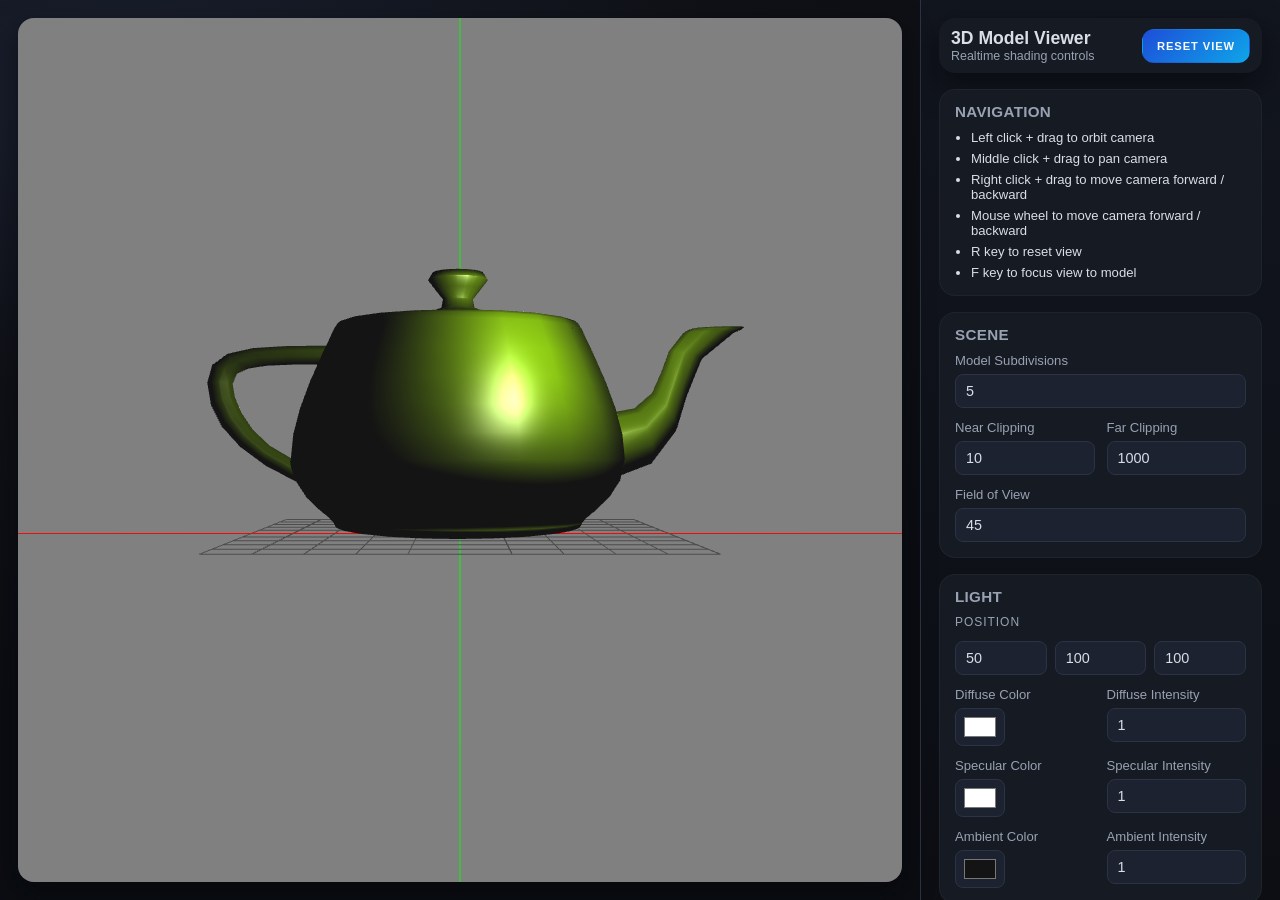
<file: index.html>
<!DOCTYPE html>
<html lang="en">
<head>
    <meta charset="utf-8" />
    <title>3D Model Viewer</title>
    <link rel="stylesheet" href="./model_viewer.css">
</head>

<body>
    <div class="app">
        <main class="viewport">
            <canvas id="gl-canvas"> <!-- The canvas size is controlled in JavaScript -->
                Your browser does not support the HTML5 canvas element
            </canvas>
            
        </main>

        <aside class="sidebar">
            <header class="sidebar-header">
                <div>
                    <div class="app-title">3D Model Viewer</div>
                    <div class="app-subtitle">Realtime shading controls</div>
                </div>
                <button class="button primary" id="resetButton">Reset View</button>
            </header>

            <section class="panel">
                <h2>Navigation</h2>
                <div class="panel-body">
                    <ul class="hint-list">
                        <li>Left click + drag to orbit camera</li>
                        <li>Middle click + drag to pan camera</li>
                        <li>Right click + drag to move camera forward / backward</li>
                        <li>Mouse wheel to move camera forward / backward</li>
                        <li>R key to reset view</li>
                        <li>F key to focus view to model</li>
                    </ul>
                </div>
            </section>

            <section class="panel">
                <h2>Scene</h2>
                <div class="panel-body">
                    <div class="field">
                        <label for="Model_Subdivisions">Model Subdivisions</label>
                        <input type="number" id="Model_Subdivisions" min="1" max="8" step="1" value="5">
                    </div>

                    <div class="field-grid">
                        <div class="field">
                            <label for="Near_Clipping">Near Clipping</label>
                            <input type="number" id="Near_Clipping" min="1" step="10" value="10">
                        </div>
                        <div class="field">
                            <label for="Far_Clipping">Far Clipping</label>
                            <input type="number" id="Far_Clipping" min="1" step="10" value="1000">
                        </div>
                    </div>

                    <div class="field">
                        <label for="Camera_FOV">Field of View</label>
                        <input type="number" id="Camera_FOV" min="10" max="120" step="5" value="45">
                    </div>
                </div>
            </section>

            <section class="panel">
                <h2>Light</h2>
                <div class="panel-body">
                    <label class="panel-label">Position</label>
                    <div class="transform-grid">
                        <input type="number" id="Light_X_Pos" step="5" value="50">
                        <input type="number" id="Light_Y_Pos" step="5" value="100">
                        <input type="number" id="Light_Z_Pos" step="5" value="100">
                    </div>

                    <div class="field-grid">
                        <div class="field">
                            <label for="light_diffuse_color">Diffuse Color</label>
                            <input type="color" id="light_diffuse_color" value="#ffffff">
                        </div>
                        <div class="field">
                            <label for="Light_Diffuse_Intensity">Diffuse Intensity</label>
                            <input type="number" id="Light_Diffuse_Intensity" min="0" step="1" value="1">
                        </div>
                    </div>

                    <div class="field-grid">
                        <div class="field">
                            <label for="light_specular_color">Specular Color</label>
                            <input type="color" id="light_specular_color" value="#ffffff">
                        </div>
                        <div class="field">
                            <label for="Light_Specular_Intensity">Specular Intensity</label>
                            <input type="number" id="Light_Specular_Intensity" min="0" step="1" value="1">
                        </div>
                    </div>

                    <div class="field-grid">
                        <div class="field">
                            <label for="light_ambient_color">Ambient Color</label>
                            <input type="color" id="light_ambient_color" value="#141414">
                        </div>
                        <div class="field">
                            <label for="Light_Ambient_Intensity">Ambient Intensity</label>
                            <input type="number" id="Light_Ambient_Intensity" min="0" step="1" value="1">
                        </div>
                    </div>
                </div>
            </section>

            <section class="panel">
                <h2>Material</h2>
                <div class="panel-body">
                    <div class="field-grid">
                        <div class="field">
                            <label for="material_diffuse_color">Diffuse Color</label>
                            <input type="color" id="material_diffuse_color" value="#AAFF00">
                        </div>
                        <div class="field">
                            <label for="material_specular_color">Specular Color</label>
                            <input type="color" id="material_specular_color" value="#ffffff">
                        </div>
                    </div>

                    <div class="field">
                        <label for="material_ambient_color">Ambient Color</label>
                        <input type="color" id="material_ambient_color" value="#ffffff">
                    </div>

                    <div class="field">
                        <label for="Material_Shininess">Shininess</label>
                        <input type="number" id="Material_Shininess" step="1" value="20">
                    </div>
                </div>
            </section>

            <section class="panel">
                <h2>Object</h2>
                <div class="panel-body">
                    <label class="panel-label">Translation</label>
                    <div class="transform-grid">
                        <input type="number" id="Model_X_Pos" step="5" value="0">
                        <input type="number" id="Model_Y_Pos" step="5" value="0">
                        <input type="number" id="Model_Z_Pos" step="5" value="0">
                    </div>

                    <label class="panel-label">Rotation</label>
                    <div class="transform-grid">
                        <input type="number" id="Model_X_Rot" step="5" value="0">
                        <input type="number" id="Model_Y_Rot" step="5" value="0">
                        <input type="number" id="Model_Z_Rot" step="5" value="0">
                    </div>

                    <label class="panel-label">Scale</label>
                    <div class="transform-grid">
                        <input type="number" id="Model_X_Scale" step="5" value="20">
                        <input type="number" id="Model_Y_Scale" step="5" value="20">
                        <input type="number" id="Model_Z_Scale" step="5" value="20">
                    </div>
                </div>
            </section>
        </aside>
    </div>


    <script id="model-vertex-shader" type="x-shader/x-vertex">
        #version 300 es
        precision mediump float;

        in vec4 aPosition;
        in vec4 aNormal;

        // Normal, Light, and Eye vectors 
        out vec3 N, L, E;
        out float lightDistance; // Distance from point to light

        uniform mat4 modelToWorldMatrix;
        uniform mat4 uModelViewMatrix;
        uniform mat4 uProjectionMatrix;

        uniform vec3 uLightWorldPosition;
        uniform vec3 uCameraWorldPosition;
        uniform mat3 uTransformNormalsMatrix;

        void main() {

            // Transform the model point and light position to world space coordinates
            vec3 pointWorldPosition = (modelToWorldMatrix * aPosition).xyz;

            // L = normalize(uLightWorldPosition - pointWorldPosition);
            vec3 lightVector = uLightWorldPosition - pointWorldPosition;
            lightDistance = length(lightVector); // Calculate distance to light
            L = normalize(lightVector); 

            E = -normalize(pointWorldPosition - uCameraWorldPosition.xyz);

            // transform normals from model space to world space and preserve their perpendicularity to surfaces
            N = normalize(uTransformNormalsMatrix * aNormal.xyz);

            gl_Position = uProjectionMatrix * uModelViewMatrix * modelToWorldMatrix * aPosition;
        }
    </script>


    <script id = "model-fragment-shader" type = "x-shader/x-fragment">
        #version 300 es
        precision mediump float;

        uniform vec4 uAmbientProduct;
        uniform vec4 uDiffuseProduct;
        uniform vec4 uSpecularProduct;

        uniform float uDiffuseIntensity;
        uniform float uSpecularIntensity;
        uniform float uAmbientIntensity;

        uniform float uShininess;

        float attenConstant = 1.0;
        float attenLinear = 0.001;
        float attenQuadratic = 0.0001;

        in vec3 N, L, E;
        in float lightDistance; // Distance from point to light

        out vec4 fColor;

        void main() {
            float attenuation = 1.0 / (attenConstant + (attenLinear * lightDistance) + (attenQuadratic * lightDistance * lightDistance));

            vec3 H = normalize( L + E ); // Half way vector
            vec4 ambient = uAmbientProduct * uAmbientIntensity;

            float Kd = max( dot(L, N), 0.0 );
            vec4 diffuse = Kd * uDiffuseProduct * attenuation * uDiffuseIntensity;   // diffuse reflection with attenuation and intensity control

            float Ks = pow( max(dot(N, H), 0.0), uShininess );
            vec4 specular = Ks * uSpecularProduct * attenuation * uSpecularIntensity;   // specular reflection with attenuation and intensity control

            if (dot(L, N) < 0.0) {   // light is not visible from point
                specular = vec4(0.0, 0.0, 0.0, 1.0);
            }

            fColor = ambient + diffuse + specular;
            fColor.a = 1.0;
        }
    </script>



    <script id="grid-vertex-shader" type="x-shader/x-vertex">
        #version 300 es
        precision mediump float;

        in vec4 aPosition;
        in vec4 aColor;

        uniform mat4 modelToWorldMatrix;
        uniform mat4 uModelViewMatrix;
        uniform mat4 uProjectionMatrix;

        out vec4 vColor;

        void main() {
            // Perform transformations
            gl_Position = uProjectionMatrix * uModelViewMatrix * modelToWorldMatrix * aPosition;

            vColor = aColor;
        }
    </script>

    <script id="grid-fragment-shader" type="x-shader/x-fragment">
        #version 300 es
        precision mediump float;

        in vec4 vColor;
        out vec4 fColor;

        void main() {
            fColor = vColor;
        }
    </script>


    <script id="light-vertex-shader" type="x-shader/x-vertex">
        #version 300 es
        precision mediump float;

        in vec4 aPosition;

        uniform mat4 uModelToWorldMatrix;
        uniform mat4 uModelViewMatrix;
        uniform mat4 uProjectionMatrix;

        uniform vec4 uLightColor;

        out vec4 vColor;

        void main() {
            // Perform transformations
            gl_Position = uProjectionMatrix * uModelViewMatrix * uModelToWorldMatrix * aPosition;

            vColor = uLightColor;
        }
    </script>

    <script id="light-fragment-shader" type="x-shader/x-fragment">
        #version 300 es
        precision mediump float;

        in vec4 vColor;
        out vec4 fColor;

        void main() {
            fColor = vColor;
        }
    </script>

    <script type="text/javascript" src="./common/init_shaders.js"></script>
    <script type="text/javascript" src="./common/matrix_vector_utils.js"></script>
    <script type="text/javascript" src="./common/camera_utils.js"></script>
    <script type="text/javascript" src="./common/ui_utils.js"></script>

    <script type="text/javascript" src="./teapot_gen/createTeapotData.js"></script>
    <script type="text/javascript" src="./teapot_gen/teapot_vertices.js"></script>
    <script type="text/javascript" src="./teapot_gen/teapot_patches.js"></script>

    <script type="text/javascript" src="./objects/quaternion_camera.js"></script>
    <script type="text/javascript" src="./objects/model.js"></script>
    <script type="text/javascript" src="./objects/grid.js"></script>
    <script type="text/javascript" src="./objects/light.js"></script>
    <script type="text/javascript" src="./handle_input.js"></script>
    <script type="text/javascript" src="./model_viewer.js"></script>
</body>
</html>
</file>
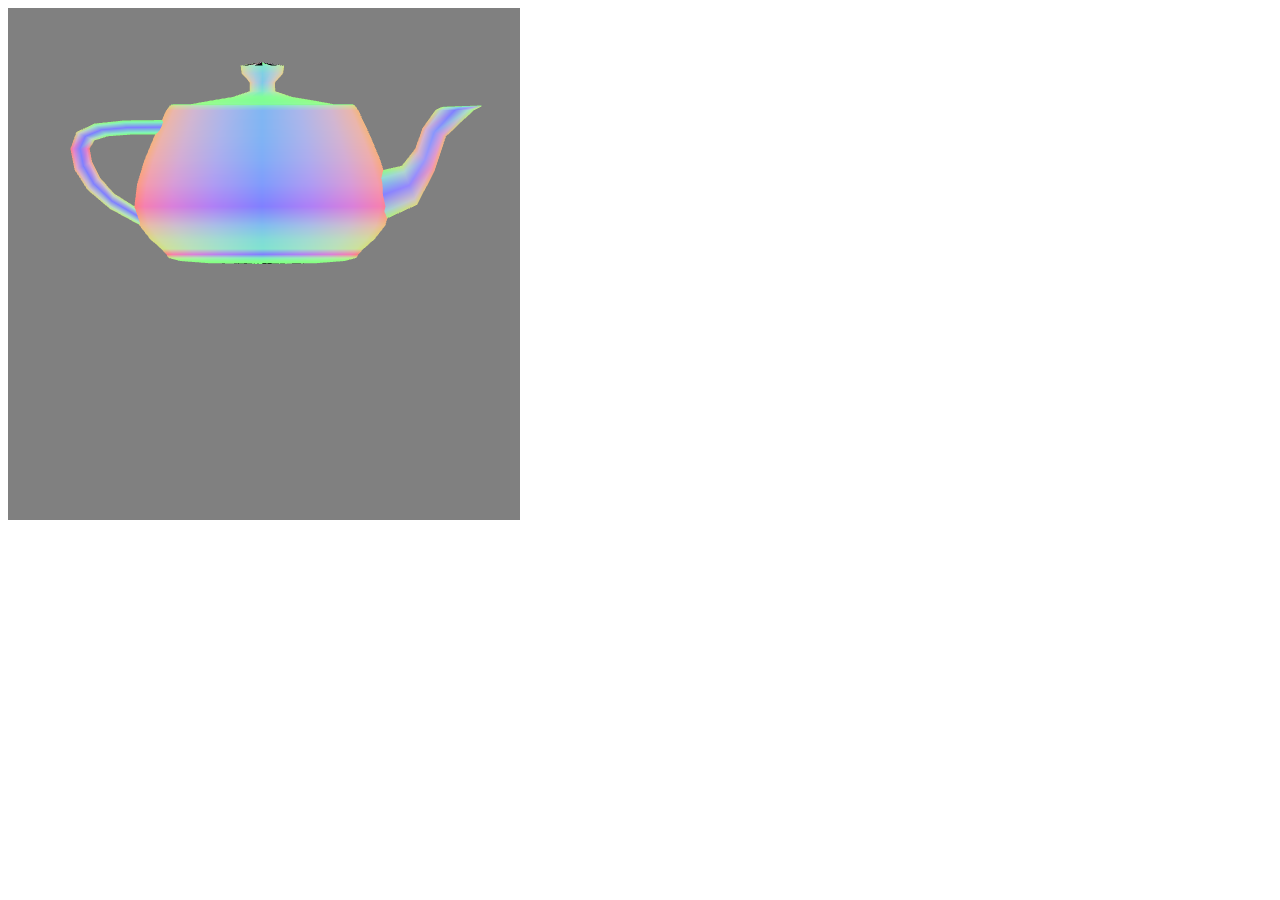
<file: teapot_gen/teapot_test.html>
<!DOCTYPE html>
<html>
<head>
<meta charset="UTF-8">
<title>Draw Application</title>
</head>

<body>
    <!-- <script type="text/javascript" src="./common/utils.js"></script> -->
    <!-- <script type="text/javascript" src="./common/MV.js"></script> -->
    <script type="text/javascript" src="../common/matrix_vector_utils.js"></script>
    <script type="text/javascript" src="../common/init_shaders.js"></script>

    <script type="text/javascript" src="./createTeapotData.js"></script>
    <script type="text/javascript" src="./teapot_patches.js"></script>
    <script type="text/javascript" src="./teapot_vertices.js"></script>
    <script type="text/javascript" src="./teapot_test.js"></script>



    <div class="canvas-container">
        <canvas id="gl-canvas" width="512" height="512"> 
            Your browser does not support the HTML5 canvas element
        </canvas>
    </div>

    <script id="vertex-shader" type="x-shader/x-vertex">
        #version 300 es
        precision mediump float;

        in vec4 aPosition;
        in vec4 aNormal;

        uniform mat4 uModelToWorldMatrix;

        out vec4 vColor;

        void main() {
            gl_Position = uModelToWorldMatrix * aPosition;

            // Use the normal to create some visual variation
            // (simple lighting: map normal to color)
            vColor = vec4(abs(aNormal.xyz) * 0.5 + 0.5, 1.0);
        }
    </script>


    <script id = "fragment-shader" type = "x-shader/x-fragment">
        #version 300 es
        precision mediump float;

        in vec4 vColor;
        out vec4 fColor;

        void main() {
            fColor = vColor;
        }
    </script>

</body>

</html>
</file>
<file: model_viewer.css>
:root {
    color-scheme: dark;
    --bg: #0f1116;
    --bg-elev: #161a22;
    --bg-elev-2: #1c2230;
    --text: #d9dee7;
    --muted: #98a2b3;
    --accent: #4cc9f0;
    --accent-2: #22c55e;
    --danger: #f97316;
    --border: #2b3345;
    --shadow: 0 12px 30px rgba(4, 6, 10, 0.55);
    --radius-lg: 16px;
    --radius-md: 12px;
    --radius-sm: 8px;
    --panel-gap: 16px;
}

* {
    box-sizing: border-box;
}

html, body {
    height: 100%;
}

body {
    margin: 0;
    background: radial-gradient(1200px 600px at 10% 10%, #1a2030 0%, #0f1116 50%, #0b0d12 100%);
    color: var(--text);
    font-family: "Trebuchet MS", "Segoe UI", Tahoma, sans-serif;
}

.app {
    display: grid;
    grid-template-columns: minmax(0, 1fr) 360px;
    height: 100vh;
    gap: 0;
    overflow: hidden;
}

.viewport {
    position: relative;
    display: flex;
    align-items: stretch;
    justify-content: stretch;
    padding: 18px;
    height: 100vh;
}

#gl-canvas {
    width: 100%;
    height: 100%;
    border-radius: var(--radius-lg);
    background: linear-gradient(135deg, rgba(21, 27, 38, 0.85), rgba(10, 12, 18, 0.9));
    box-shadow: inset 0 0 0 1px rgba(255, 255, 255, 0.04), var(--shadow);
}

.sidebar {
    display: flex;
    flex-direction: column;
    gap: var(--panel-gap);
    padding: 18px 18px 28px;
    background: linear-gradient(180deg, rgba(18, 22, 31, 0.95), rgba(12, 14, 20, 0.9));
    border-left: 1px solid var(--border);
    overflow-y: auto;
}

.sidebar-header {
    display: flex;
    align-items: center;
    justify-content: space-between;
    gap: 12px;
    padding: 10px 12px;
    border-radius: var(--radius-lg);
    background: var(--bg-elev);
    box-shadow: var(--shadow);
}

.app-title {
    font-size: 1.1rem;
    font-weight: 700;
}

.app-subtitle {
    font-size: 0.78rem;
    color: var(--muted);
}

.panel {
    padding: 14px 16px 16px;
    border-radius: var(--radius-lg);
    background: var(--bg-elev);
    box-shadow: inset 0 0 0 1px rgba(255, 255, 255, 0.04);
}

.panel h2 {
    margin: 0 0 10px;
    font-size: 0.95rem;
    letter-spacing: 0.02em;
    text-transform: uppercase;
    color: var(--muted);
}

.panel-body {
    display: flex;
    flex-direction: column;
    gap: 12px;
}

.panel-label {
    font-size: 0.75rem;
    text-transform: uppercase;
    letter-spacing: 0.08em;
    color: var(--muted);
}

.hint-list {
    margin: 0;
    padding-left: 16px;
    display: grid;
    gap: 6px;
    font-size: 0.82rem;
    color: var(--text);
}

.field {
    display: flex;
    flex-direction: column;
    gap: 6px;
}

.field-grid {
    display: grid;
    grid-template-columns: repeat(2, minmax(0, 1fr));
    gap: 12px;
}

label {
    font-size: 0.82rem;
    color: var(--muted);
}

input[type="number"],
input[type="color"] {
    background: var(--bg-elev-2);
    border: 1px solid var(--border);
    color: var(--text);
    border-radius: var(--radius-sm);
    padding: 8px 10px;
    font-size: 0.9rem;
    outline: none;
}

input[type="number"]:focus,
input[type="color"]:focus {
    border-color: var(--accent);
    box-shadow: 0 0 0 2px rgba(76, 201, 240, 0.25);
}

input[type="color"] {
    padding: 4px 6px;
    height: 38px;
}

.transform-grid {
    display: grid;
    grid-template-columns: repeat(3, minmax(0, 1fr));
    gap: 8px;
}

.button {
    background-color: #2a3346;
    border: 1px solid var(--border);
    color: var(--text);
    padding: 10px 14px;
    font-weight: 600;
    text-transform: uppercase;
    letter-spacing: 0.08em;
    font-size: 0.7rem;
    cursor: pointer;
    border-radius: var(--radius-md);
    transition: transform 120ms ease, box-shadow 120ms ease, background 120ms ease;
}

.button:hover {
    background-color: #333f56;
    transform: translateY(-1px);
    box-shadow: 0 6px 14px rgba(4, 6, 10, 0.5);
}

.button.primary {
    background: linear-gradient(135deg, #1d4ed8, #0ea5e9);
    border-color: transparent;
    color: #f8fafc;
}

@media (max-width: 1100px) {
    .app {
        grid-template-columns: 1fr;
        grid-template-rows: 1fr auto;
    }

    .sidebar {
        border-left: none;
        border-top: 1px solid var(--border);
    }
}

@media (max-width: 700px) {
    .viewport {
        padding: 12px;
    }

    .sidebar {
        padding: 12px;
    }

    .sidebar-header {
        flex-direction: column;
        align-items: flex-start;
    }

    .field-grid {
        grid-template-columns: 1fr;
    }

    .transform-grid {
        grid-template-columns: 1fr 1fr;
    }
}
</file>
